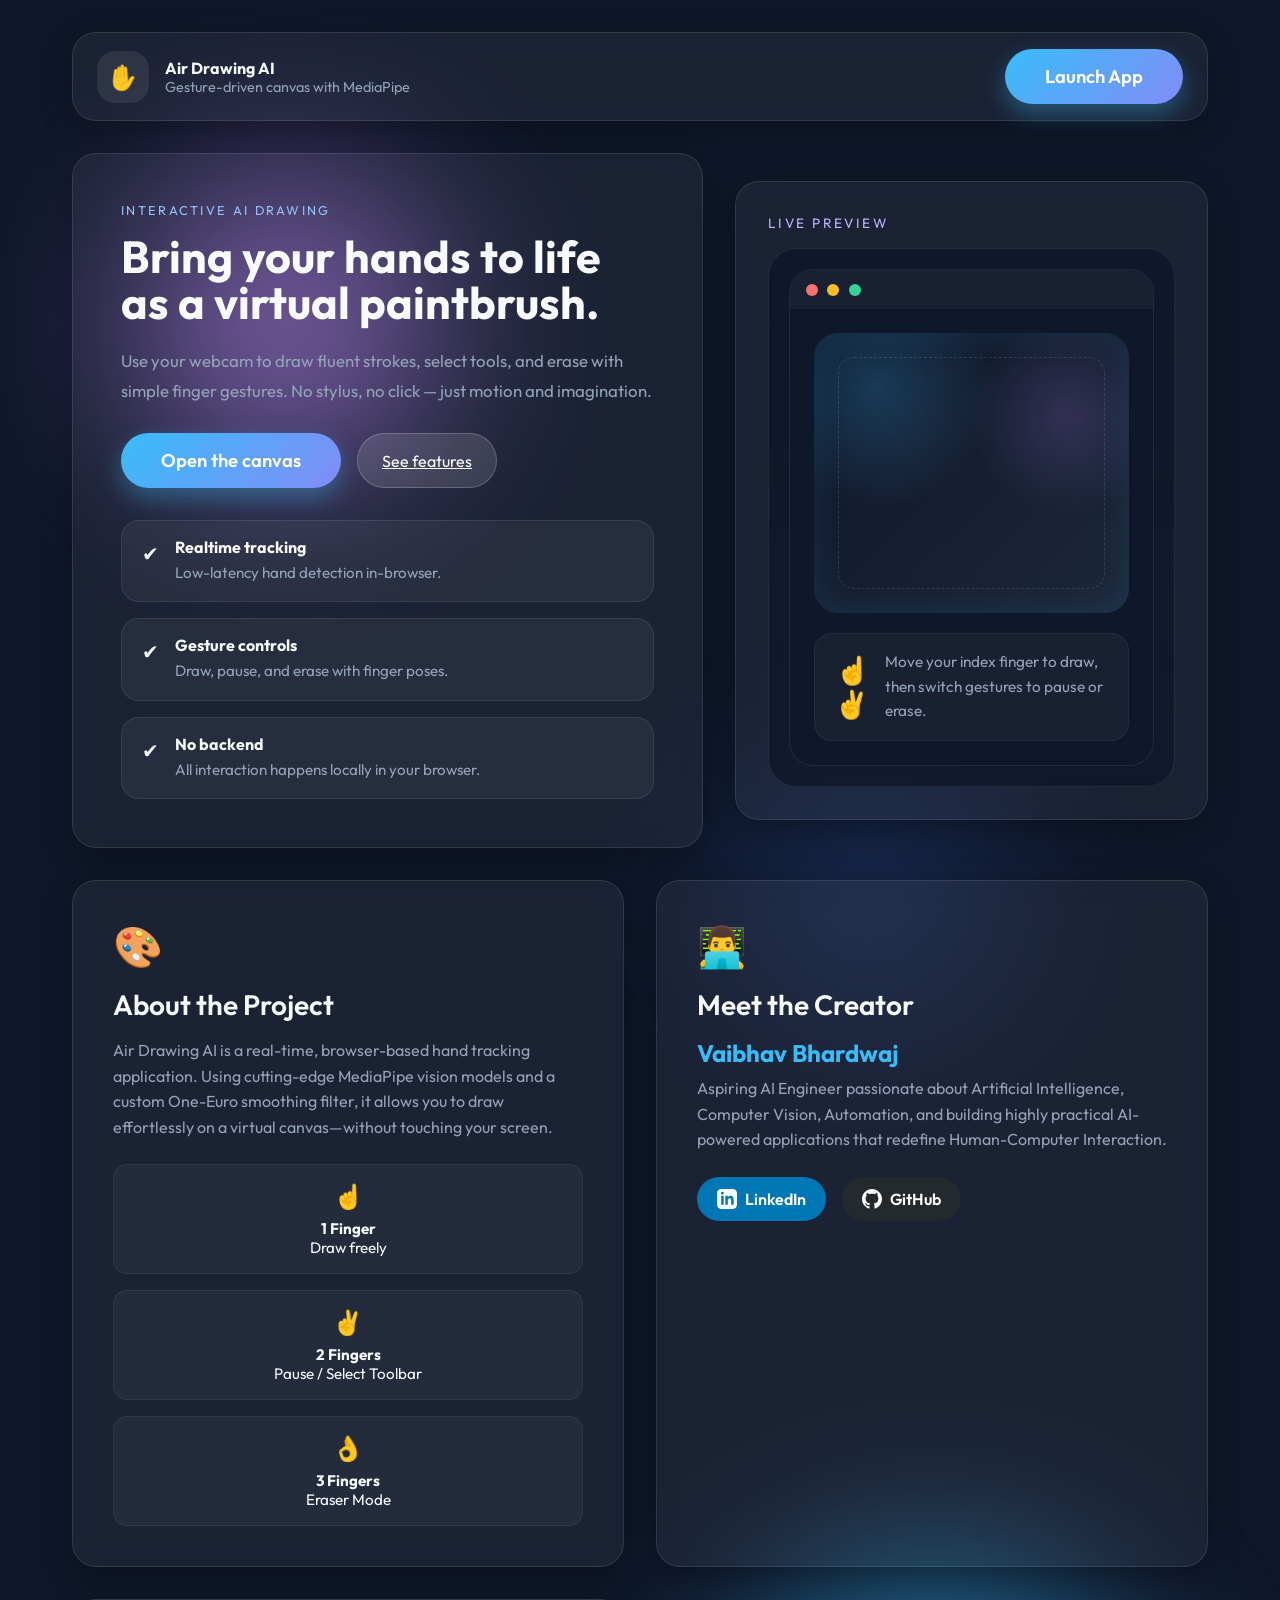
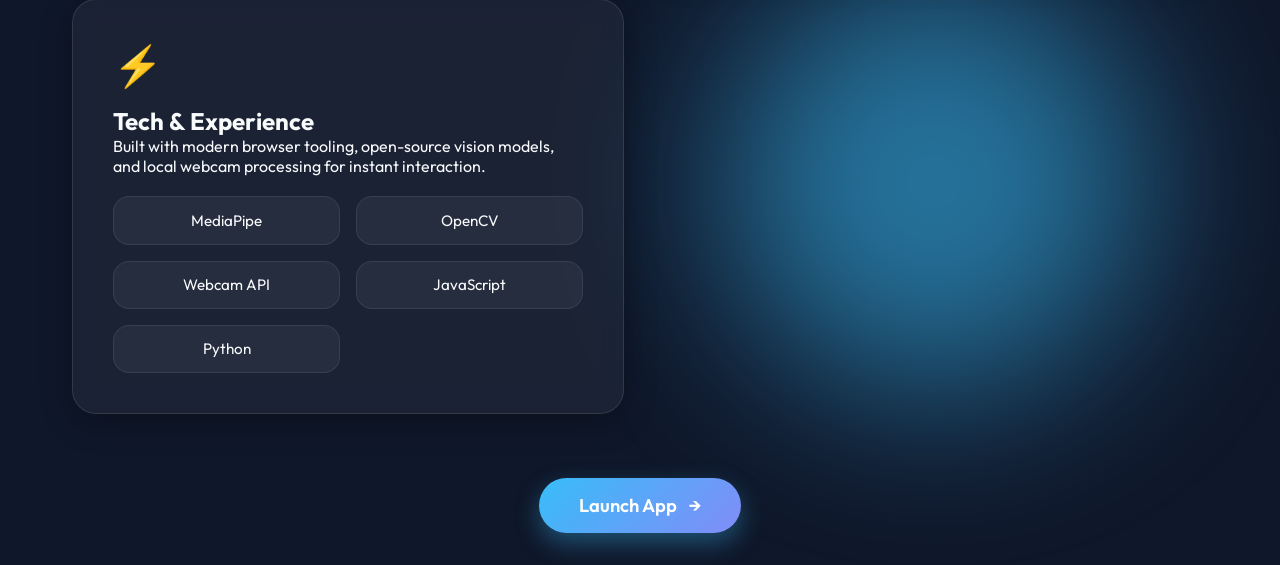
<file: index.html>
<!DOCTYPE html>
<html lang="en">
<head>
    <meta charset="UTF-8">
    <meta name="viewport" content="width=device-width, initial-scale=1.0">
    <title>Air Drawing AI | Vaibhav Bhardwaj</title>
    <meta name="description" content="A real-time hand gesture based drawing application powered by AI.">
    <link rel="stylesheet" href="style.css">
    <link href="https://fonts.googleapis.com/css2?family=Outfit:wght@300;400;600;800&display=swap" rel="stylesheet">
</head>
<body>
    <div class="landing-container">
        <!-- Floating animated background blobs -->
        <div class="blob blob-1"></div>
        <div class="blob blob-2"></div>
        <div class="blob blob-3"></div>

        <div class="landing-topbar glass animate-fade-in-up">
            <div class="brand">
                <div class="brand-mark">✋</div>
                <div>
                    <p class="brand-label">Air Drawing AI</p>
                    <p class="brand-tag">Gesture-driven canvas with MediaPipe</p>
                </div>
            </div>
            <a href="app.html" class="btn-primary topbar-btn">Launch App</a>
        </div>

        <section class="hero-grid">
            <div class="hero-copy glass animate-fade-in-up">
                <p class="eyebrow">Interactive AI Drawing</p>
                <h1>Bring your hands to life as a virtual paintbrush.</h1>
                <p class="hero-text">Use your webcam to draw fluent strokes, select tools, and erase with simple finger gestures. No stylus, no click — just motion and imagination.</p>

                <div class="hero-actions">
                    <a href="app.html" class="btn-primary">Open the canvas</a>
                    <a href="#features" class="btn-secondary">See features</a>
                </div>

                <div class="hero-highlights">
                    <div class="highlight">
                        <span>✔</span>
                        <div>
                            <strong>Realtime tracking</strong>
                            <p>Low-latency hand detection in-browser.</p>
                        </div>
                    </div>
                    <div class="highlight">
                        <span>✔</span>
                        <div>
                            <strong>Gesture controls</strong>
                            <p>Draw, pause, and erase with finger poses.</p>
                        </div>
                    </div>
                    <div class="highlight">
                        <span>✔</span>
                        <div>
                            <strong>No backend</strong>
                            <p>All interaction happens locally in your browser.</p>
                        </div>
                    </div>
                </div>
            </div>

            <aside class="hero-preview glass animate-fade-in-up delay-1">
                <div class="preview-label">Live preview</div>
                <div class="preview-panel">
                    <div class="preview-window">
                        <div class="preview-topbar">
                            <span class="dot red"></span>
                            <span class="dot yellow"></span>
                            <span class="dot green"></span>
                        </div>
                        <div class="preview-stage">
                            <div class="preview-canvas"></div>
                            <div class="preview-gesture">
                                <span>☝️ ✌️</span>
                                <p>Move your index finger to draw, then switch gestures to pause or erase.</p>
                            </div>
                        </div>
                    </div>
                </div>
            </aside>
        </section>

        <section id="features" class="main-grid">
            <div class="card glass animate-fade-in-up delay-2">
                <div class="card-icon">🎨</div>
                <h2>About the Project</h2>
                <p>Air Drawing AI is a real-time, browser-based hand tracking application. Using cutting-edge MediaPipe vision models and a custom One-Euro smoothing filter, it allows you to draw effortlessly on a virtual canvas—without touching your screen.</p>
                <div class="features-grid">
                    <div class="feature"><span class="emoji">☝️</span> <strong>1 Finger</strong><br>Draw freely</div>
                    <div class="feature"><span class="emoji">✌️</span> <strong>2 Fingers</strong><br>Pause / Select Toolbar</div>
                    <div class="feature"><span class="emoji">👌</span> <strong>3 Fingers</strong><br>Eraser Mode</div>
                </div>
            </div>

            <div class="card glass author-card animate-fade-in-up delay-3">
                <div class="card-icon">👨‍💻</div>
                <h2>Meet the Creator</h2>
                <h3 class="author-name">Vaibhav Bhardwaj</h3>
                <p>Aspiring AI Engineer passionate about Artificial Intelligence, Computer Vision, Automation, and building highly practical AI-powered applications that redefine Human-Computer Interaction.</p>
                
                <div class="social-links">
                    <a href="https://www.linkedin.com/in/mr-vaibhav-bhardwaj" target="_blank" class="social-btn linkedin">
                        <svg xmlns="http://www.w3.org/2000/svg" width="20" height="20" viewBox="0 0 24 24" fill="currentColor"><path d="M19 0h-14c-2.761 0-5 2.239-5 5v14c0 2.761 2.239 5 5 5h14c2.762 0 5-2.239 5-5v-14c0-2.761-2.238-5-5-5zm-11 19h-3v-11h3v11zm-1.5-12.268c-.966 0-1.75-.79-1.75-1.764s.784-1.764 1.75-1.764 1.75.79 1.75 1.764-.783 1.764-1.75 1.764zm13.5 12.268h-3v-5.604c0-3.368-4-3.113-4 0v5.604h-3v-11h3v1.765c1.396-2.586 7-2.777 7 2.476v6.759z"/></svg>
                        LinkedIn
                    </a>
                    <a href="https://github.com/mrvaibhavbhardwaj" target="_blank" class="social-btn github">
                        <svg xmlns="http://www.w3.org/2000/svg" width="20" height="20" viewBox="0 0 24 24" fill="currentColor"><path d="M12 0c-6.626 0-12 5.373-12 12 0 5.302 3.438 9.8 8.207 11.387.599.111.793-.261.793-.577v-2.234c-3.338.726-4.033-1.416-4.033-1.416-.546-1.387-1.333-1.756-1.333-1.756-1.089-.745.083-.729.083-.729 1.205.084 1.839 1.237 1.839 1.237 1.07 1.834 2.807 1.304 3.492.997.107-.775.418-1.305.762-1.604-2.665-.305-5.467-1.334-5.467-5.931 0-1.311.469-2.381 1.236-3.221-.124-.303-.535-1.524.117-3.176 0 0 1.008-.322 3.301 1.23.957-.266 1.983-.399 3.003-.404 1.02.005 2.047.138 3.006.404 2.291-1.552 3.297-1.23 3.297-1.23.653 1.653.242 2.874.118 3.176.77.84 1.235 1.911 1.235 3.221 0 4.609-2.807 5.624-5.479 5.921.43.372.823 1.102.823 2.222v3.293c0 .319.192.694.801.576 4.765-1.589 8.199-6.086 8.199-11.386 0-6.627-5.373-12-12-12z"/></svg>
                        GitHub
                    </a>
                </div>
            </div>

            <div class="stack-card glass animate-fade-in-up delay-4">
                <div class="card-icon">⚡</div>
                <h2>Tech & Experience</h2>
                <p>Built with modern browser tooling, open-source vision models, and local webcam processing for instant interaction.</p>
                <div class="stack-grid">
                    <span>MediaPipe</span>
                    <span>OpenCV</span>
                    <span>Webcam API</span>
                    <span>JavaScript</span>
                    <span>Python</span>
                </div>
            </div>

            <div class="cta-container animate-fade-in-up delay-5">
                <a href="app.html" class="btn-primary">
                    <span class="btn-text">Launch App</span>
                    <span class="btn-icon">→</span>
                </a>
            </div>
        </section>
    </div>
</body>
</html>
</file>
<file: style.css>
:root {
    --bg-color: #0f172a;
    --glass-bg: rgba(255, 255, 255, 0.05);
    --glass-border: rgba(255, 255, 255, 0.1);
    --primary: #38bdf8;
    --primary-hover: #0284c7;
    --text-main: #f8fafc;
    --text-muted: #94a3b8;
}

* {
    margin: 0;
    padding: 0;
    box-sizing: border-box;
    font-family: 'Outfit', sans-serif;
}

body {
    background-color: var(--bg-color);
    color: var(--text-main);
    min-height: 100vh;
    overflow-x: hidden;
}

/* Glassmorphism Utilities */
.glass {
    background: var(--glass-bg);
    backdrop-filter: blur(12px);
    -webkit-backdrop-filter: blur(12px);
    border: 1px solid var(--glass-border);
    box-shadow: 0 8px 32px 0 rgba(0, 0, 0, 0.3);
}

/* Landing Page Styles */
.landing-container {
    max-width: 1200px;
    margin: 0 auto;
    padding: 2rem;
    position: relative;
    z-index: 1;
}

.landing-topbar {
    display: flex;
    align-items: center;
    justify-content: space-between;
    gap: 1rem;
    padding: 1rem 1.5rem;
    border-radius: 24px;
    margin-bottom: 2rem;
}

.brand {
    display: flex;
    align-items: center;
    gap: 1rem;
}

.brand-mark {
    width: 52px;
    height: 52px;
    display: grid;
    place-items: center;
    border-radius: 18px;
    background: rgba(255, 255, 255, 0.08);
    font-size: 1.5rem;
}

.brand-label {
    font-size: 1rem;
    font-weight: 700;
}

.brand-tag {
    font-size: 0.9rem;
    color: var(--text-muted);
}

.hero-grid {
    display: grid;
    grid-template-columns: 1fr;
    gap: 2rem;
    margin-bottom: 2rem;
}

.hero-copy {
    padding: 2.5rem;
    border-radius: 24px;
}

.eyebrow {
    text-transform: uppercase;
    letter-spacing: 0.18em;
    color: #93c5fd;
    font-size: 0.8rem;
    margin-bottom: 1rem;
}

.hero-copy h1 {
    font-size: clamp(2.4rem, 3.5vw, 4.25rem);
    line-height: 1.03;
    margin-bottom: 1.25rem;
}

.hero-text {
    color: var(--text-muted);
    line-height: 1.75;
    font-size: 1.05rem;
    margin-bottom: 1.75rem;
    max-width: 680px;
}

.hero-actions {
    display: flex;
    flex-wrap: wrap;
    gap: 1rem;
    margin-bottom: 2rem;
}

.hero-highlights {
    display: grid;
    grid-template-columns: 1fr;
    gap: 1rem;
}

.highlight {
    display: flex;
    align-items: flex-start;
    gap: 1rem;
    background: rgba(255, 255, 255, 0.05);
    border: 1px solid rgba(255, 255, 255, 0.08);
    padding: 1rem 1.25rem;
    border-radius: 18px;
}

.highlight span {
    display: inline-flex;
    margin-top: 4px;
    font-size: 1.25rem;
}

.highlight p {
    margin: 0.25rem 0 0;
    color: var(--text-muted);
    font-size: 0.95rem;
    line-height: 1.6;
}

.hero-preview {
    padding: 1.5rem;
    border-radius: 24px;
}

.preview-label {
    font-size: 0.85rem;
    letter-spacing: 0.18em;
    text-transform: uppercase;
    color: #c4b5fd;
    margin-bottom: 1rem;
}

.preview-panel {
    background: linear-gradient(180deg, rgba(15, 23, 42, 0.9), rgba(15, 23, 42, 0.8));
    border-radius: 28px;
    border: 1px solid rgba(255, 255, 255, 0.08);
    padding: 1.25rem;
}

.preview-window {
    border-radius: 24px;
    overflow: hidden;
    background: #0f172a;
    border: 1px solid rgba(255, 255, 255, 0.08);
}

.preview-topbar {
    display: flex;
    align-items: center;
    gap: 0.6rem;
    padding: 0.85rem 1rem;
    background: rgba(255, 255, 255, 0.04);
}

.dot {
    width: 12px;
    height: 12px;
    border-radius: 50%;
}

.dot.red { background: #f87171; }
.dot.yellow { background: #fbbf24; }
.dot.green { background: #34d399; }

.preview-stage {
    padding: 1.5rem;
    display: grid;
    gap: 1.25rem;
}

.preview-canvas {
    min-height: 280px;
    border-radius: 24px;
    background: radial-gradient(circle at 20% 20%, rgba(56, 189, 248, 0.2), transparent 35%),
                radial-gradient(circle at 80% 30%, rgba(192, 132, 252, 0.16), transparent 30%),
                linear-gradient(135deg, rgba(15, 23, 42, 0.96), rgba(30, 41, 59, 0.96));
    box-shadow: inset 0 0 35px rgba(56, 189, 248, 0.12);
    position: relative;
}

.preview-canvas::before {
    content: '';
    position: absolute;
    inset: 24px;
    border-radius: 16px;
    border: 1px dashed rgba(255, 255, 255, 0.12);
}

.preview-gesture {
    display: flex;
    align-items: center;
    gap: 1rem;
    padding: 1rem 1.25rem;
    border-radius: 18px;
    background: rgba(255, 255, 255, 0.04);
    border: 1px solid rgba(255, 255, 255, 0.06);
}

.preview-gesture span {
    font-size: 1.7rem;
}

.preview-gesture p {
    margin: 0;
    color: var(--text-muted);
    font-size: 0.96rem;
    line-height: 1.6;
}

.main-grid {
    display: grid;
    grid-template-columns: 1fr;
    gap: 2rem;
}

@media (min-width: 768px) {
    .main-grid {
        grid-template-columns: 1fr 1fr;
    }
    .cta-container {
        grid-column: 1 / -1;
    }
    .features-grid {
        grid-template-columns: repeat(3, minmax(0, 1fr));
    }
}

@media (min-width: 992px) {
    .hero-grid {
        grid-template-columns: 1.2fr 0.9fr;
        align-items: center;
    }
    .hero-copy {
        padding: 3rem;
    }
    .hero-preview {
        padding: 2rem;
    }
}

.card {
    padding: 2.5rem;
    border-radius: 24px;
    transition: transform 0.3s ease, box-shadow 0.3s ease;
}

.card:hover {
    transform: translateY(-5px);
    box-shadow: 0 15px 40px rgba(0, 0, 0, 0.4);
    border-color: rgba(255, 255, 255, 0.2);
}

.card-icon {
    font-size: 2.5rem;
    margin-bottom: 1rem;
}

.card h2 {
    font-size: 1.75rem;
    margin-bottom: 1rem;
    font-weight: 600;
}

.card p {
    color: var(--text-muted);
    line-height: 1.6;
    margin-bottom: 1.5rem;
}

.features-grid {
    display: grid;
    grid-template-columns: repeat(1, minmax(0, 1fr));
    gap: 1rem;
    margin-top: 1.5rem;
}

.feature {
    background: rgba(255, 255, 255, 0.04);
    padding: 1rem;
    border-radius: 14px;
    text-align: center;
    font-size: 0.95rem;
    border: 1px solid rgba(255, 255, 255, 0.06);
}

.feature .emoji {
    font-size: 1.5rem;
    display: block;
    margin-bottom: 0.5rem;
}

.author-name {
    font-size: 1.5rem;
    color: var(--primary);
    margin-bottom: 0.5rem;
}

.social-links {
    display: flex;
    flex-wrap: wrap;
    gap: 1rem;
}

.social-btn {
    display: flex;
    align-items: center;
    gap: 0.5rem;
    padding: 0.75rem 1.25rem;
    border-radius: 100px;
    text-decoration: none;
    color: white;
    font-weight: 600;
    transition: all 0.2s;
}

.social-btn.linkedin { background: #0077b5; }
.social-btn.linkedin:hover { background: #006097; }
.social-btn.github { background: #24292e; }
.social-btn.github:hover { background: #1b1f23; }

.stack-card {
    padding: 2.5rem;
    border-radius: 24px;
}

.stack-grid {
    display: grid;
    grid-template-columns: repeat(2, minmax(0, 1fr));
    gap: 1rem;
    margin-top: 1.25rem;
}

.stack-grid span {
    padding: 0.85rem 1rem;
    border-radius: 16px;
    background: rgba(255, 255, 255, 0.05);
    border: 1px solid rgba(255, 255, 255, 0.08);
    color: var(--text-main);
    font-size: 0.95rem;
    text-align: center;
}

.cta-container {
    text-align: center;
    margin-top: 2rem;
}

.btn-primary {
    display: inline-flex;
    align-items: center;
    gap: 0.75rem;
    background: linear-gradient(135deg, #38bdf8, #818cf8);
    color: white;
    padding: 1rem 2.5rem;
    border-radius: 100px;
    text-decoration: none;
    font-size: 1.15rem;
    font-weight: 600;
    border: none;
    cursor: pointer;
    transition: transform 0.2s, box-shadow 0.2s;
    box-shadow: 0 10px 25px rgba(56, 189, 248, 0.35);
}

.btn-primary:hover {
    transform: scale(1.03);
    box-shadow: 0 15px 35px rgba(56, 189, 248, 0.55);
}

.btn-secondary {
    display: inline-flex;
    align-items: center;
    justify-content: center;
    background: rgba(255, 255, 255, 0.12);
    color: white;
    padding: 1rem 1.5rem;
    border-radius: 100px;
    border: 1px solid rgba(255,255,255,0.2);
    cursor: pointer;
    font-family: 'Outfit';
    transition: background 0.2s, transform 0.2s;
}
#clear-btn {
    background: #111827;
    color: #f8fafc;
    font-weight: 700;
    border-color: #334155;
    box-shadow: 0 8px 20px rgba(15, 23, 42, 0.35);
}
#clear-btn:hover {
    background: #0f172a;
}
.btn-secondary:hover { background: rgba(255,255,255,0.22); transform: translateY(-1px); }

/* Background Animated Blobs */
.blob {
    position: absolute;
    filter: blur(85px);
    z-index: -1;
    opacity: 0.55;
    animation: float 12s infinite ease-in-out alternate;
}
.blob-1 {
    top: 8%; left: 8%; width: 300px; height: 300px;
    background: #c084fc; border-radius: 50%;
}
.blob-2 {
    bottom: 8%; right: 8%; width: 420px; height: 420px;
    background: #38bdf8; border-radius: 50%; animation-delay: -5s;
}
.blob-3 {
    top: 35%; right: 20%; width: 260px; height: 260px;
    background: rgba(59, 130, 246, 0.32); border-radius: 50%; animation-delay: -2s;
}

@keyframes float {
    0% { transform: translate(0, 0) scale(1); }
    100% { transform: translate(35px, 35px) scale(1.05); }
}

/* Animations */
.animate-fade-in-up {
    opacity: 0;
    transform: translateY(20px);
    animation: fadeInUp 0.85s forwards ease-out;
}
.delay-1 { animation-delay: 0.2s; }
.delay-2 { animation-delay: 0.4s; }
.delay-3 { animation-delay: 0.6s; }
.delay-4 { animation-delay: 0.8s; }
.delay-5 { animation-delay: 1s; }

@keyframes fadeInUp {
    to { opacity: 1; transform: translateY(0); }
}

/* --- APP STYLES --- */
.app-body {
    overflow: hidden;
    display: flex;
    flex-direction: column;
}

.loading-overlay {
    position: fixed;
    inset: 0;
    display: flex;
    flex-direction: column;
    align-items: center;
    justify-content: center;
    z-index: 100;
    background: rgba(15, 23, 42, 0.9);
}
.hidden { display: none !important; }

.loading-overlay.hidden { display: none; }

.error-overlay {
    position: fixed;
    inset: 0;
    z-index: 200;
    display: grid;
    place-items: center;
    background: rgba(15, 23, 42, 0.95);
    padding: 2rem;
}

.error-card {
    max-width: 520px;
    width: 100%;
    padding: 2rem;
    border-radius: 28px;
    text-align: center;
    box-shadow: 0 30px 80px rgba(0, 0, 0, 0.35);
}

.error-card h2 {
    font-size: 2rem;
    margin-bottom: 1rem;
}

.error-card p {
    color: var(--text-muted);
    margin-bottom: 1.75rem;
    line-height: 1.8;
}

.error-actions {
    display: flex;
    flex-wrap: wrap;
    justify-content: center;
    gap: 1rem;
}

#error-retry-btn,
#error-close-btn {
    min-width: 120px;
}

.spinner {
    width: 50px; height: 50px;
    border: 4px solid rgba(255,255,255,0.1);
    border-top-color: var(--primary);
    border-radius: 50%;
    animation: spin 1s infinite linear;
    margin-bottom: 1rem;
}
@keyframes spin { to { transform: rotate(360deg); } }

.toolbar {
    position: fixed;
    top: 20px; left: 50%;
    transform: translateX(-50%);
    display: flex;
    align-items: center;
    justify-content: space-between;
    padding: 12px 24px;
    border-radius: 100px;
    z-index: 10;
    width: 90%;
    max-width: 1000px;
}

.back-btn {
    color: var(--text-muted);
    text-decoration: none;
    font-weight: 600;
    transition: color 0.2s;
}
.back-btn:hover { color: white; }

.colors { display: flex; gap: 12px; }
.color-swatch {
    width: 32px; height: 32px;
    border-radius: 50%;
    cursor: pointer;
    border: 2px solid transparent;
    transition: transform 0.2s;
}
.color-swatch:hover { transform: scale(1.1); }
.color-swatch.active {
    border-color: white;
    transform: scale(1.15);
    box-shadow: 0 0 10px rgba(255,255,255,0.5);
}

.controls {
    display: flex;
    align-items: center;
    gap: 16px;
}
.brush-size { color: var(--text-muted); font-size: 0.9rem; }

.canvas-container {
    position: relative;
    width: 100vw; height: 100vh;
    display: flex;
    align-items: center;
    justify-content: center;
}

#webcam {
    position: absolute;
    width: 100%; height: 100%;
    object-fit: cover;
    transform: scaleX(-1); /* Mirror camera */
}

#output_canvas {
    position: absolute;
    width: 100%; height: 100%;
    object-fit: cover;
    z-index: 5;
}

.status-bar {
    position: fixed;
    bottom: 20px; left: 20px;
    padding: 12px 20px;
    border-radius: 12px;
    z-index: 10;
    display: flex;
    flex-direction: column;
    gap: 4px;
}

#mode-label {
    font-weight: 600;
    color: var(--primary);
}

.watermark {
    font-size: 0.8rem;
    color: var(--text-muted);
}
</file>
